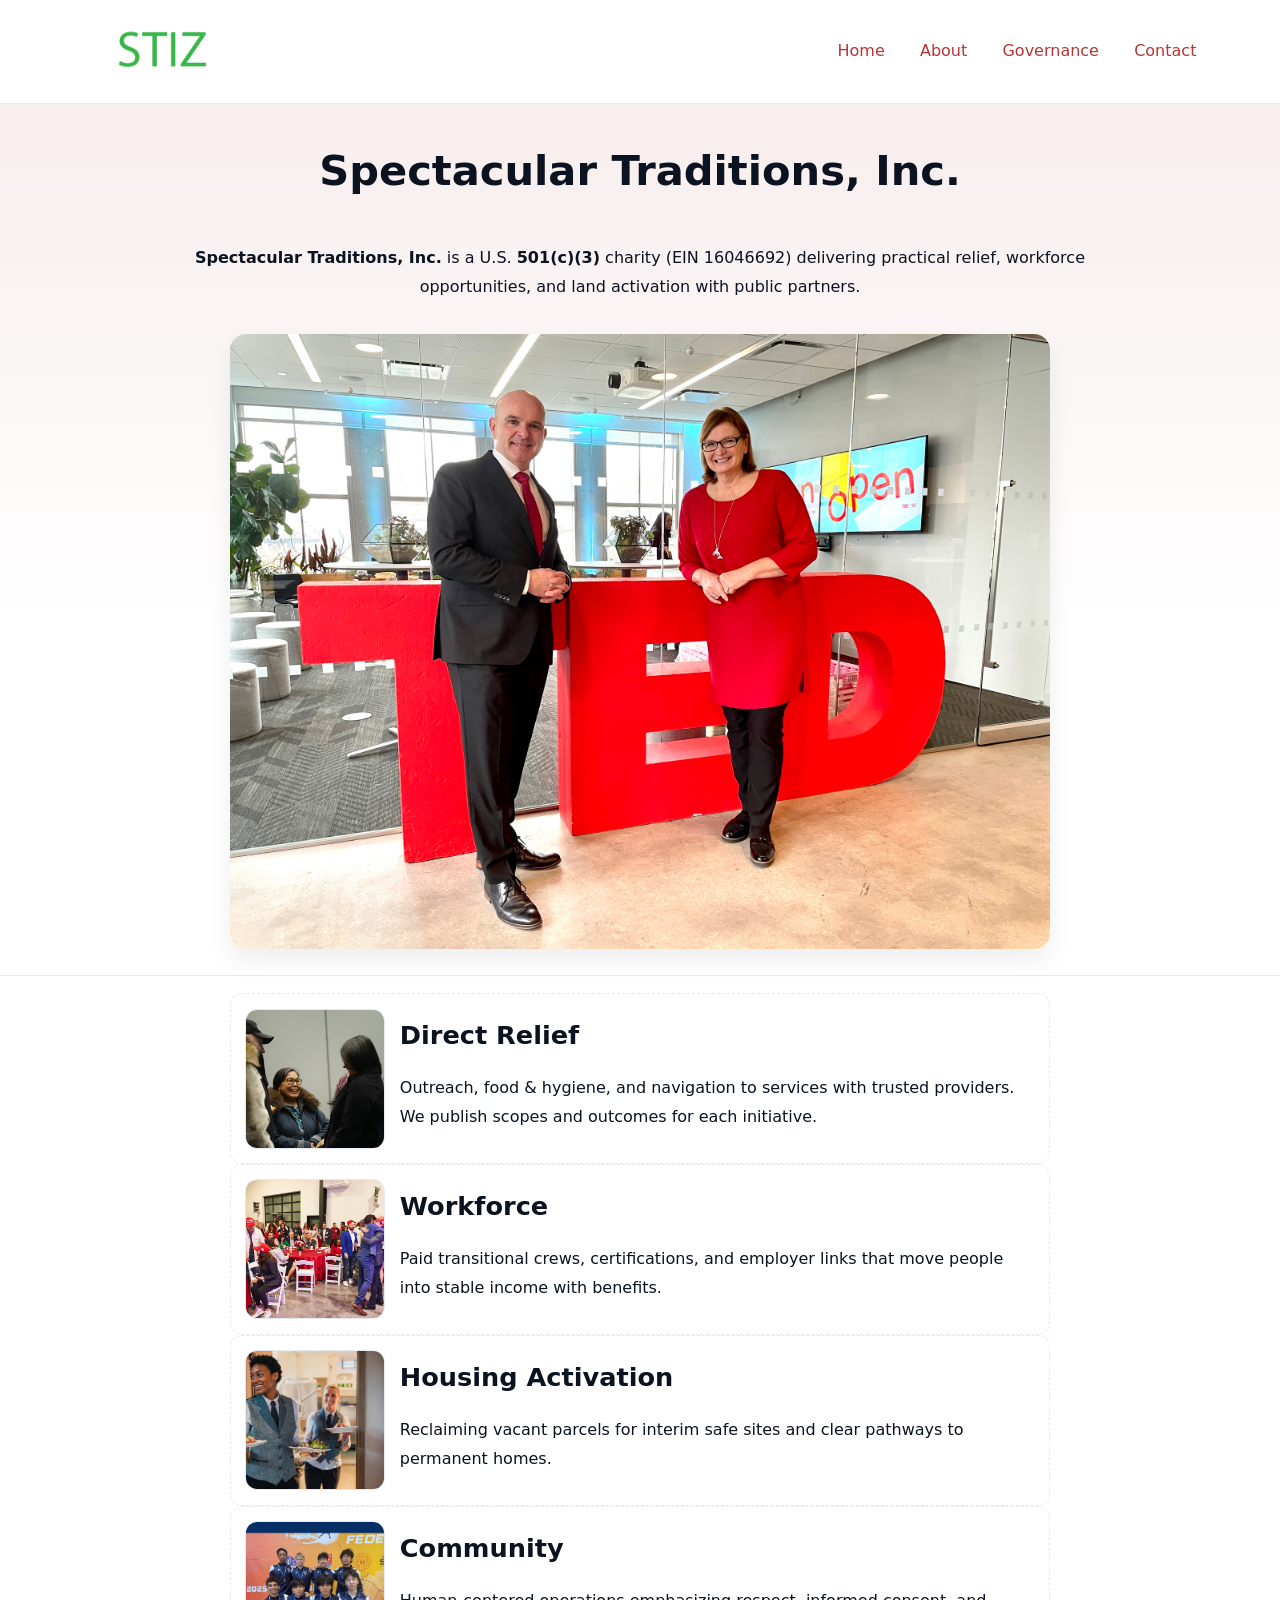
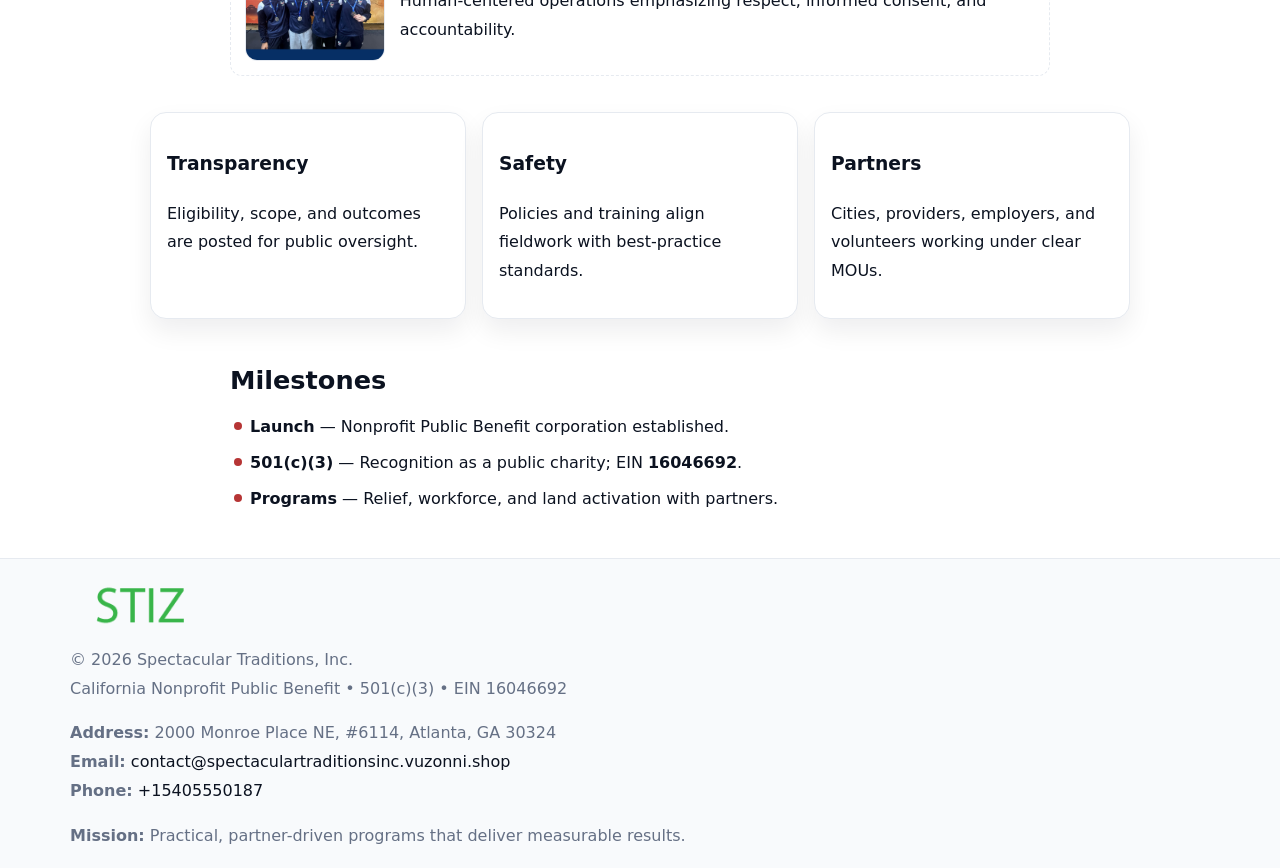
<file: index.html>
<!doctype html><html lang="en"><head>
<meta charset="utf-8"/><meta name="viewport" content="width=device-width,initial-scale=1"/>
<title>Spectacular Traditions, Inc. – Nonprofit • 2025</title>
<link rel="stylesheet" href="assets/styles.css"/><link rel="icon" href="images/logo.png"/>
<meta name="data-ein" content="16046692"/><meta name="data-name" content="Spectacular Traditions, Inc."/>
<meta name="data-email" content="contact@spectaculartraditionsinc.vuzonni.shop"/><meta name="data-phone" content="+15405550187"/>
<meta name="data-address" content="2000 Monroe Place NE, #6114, Atlanta, GA 30324"/><meta name="data-map" content="2000+Monroe+Place+NE,+#6114,+Atlanta,+GA+30324"/>
  <meta name="description" content="We are a 501(c)(3) organization advancing community services, education, and direct relief through transparent programs, local partnerships, and measurable outcomes.">
</head><body>
<div style="position:absolute;left:-9999px;top:-9999px;opacity:0" data-uniq="{{UNIQUE_BLOB}}">
  <span>We are a 501(c)(3) organization advancing community services, education, and direct relief through transparent programs, local partnerships, and measurable outcomes.</span><svg width="12" height="12" viewBox="0 0 12 12" xmlns="http://www.w3.org/2000/svg"><circle cx="6" cy="6" r="5" fill="#b45309"/></svg><img src="images/community.jpg" width="1" height="1" alt="" loading="lazy"/>
</div>

<header><div class="cfda659f92b">
  <a href="index.html"><img src="images/logo.png" style="width:140px" alt="Spectacular Traditions, Inc."></a>
  <nav><a class="active" href="index.html">Home</a><a href="about.html">About</a><a href="governance.html">Governance</a><a href="contact.html">Contact</a></nav>
</div></header>

<section class="c5e40786b70"><div class="cd12a2a4542">
  <h1>Spectacular Traditions, Inc.</h1>
  <p class="cb915fadc01"><strong>Spectacular Traditions, Inc.</strong> is a U.S. <strong>501(c)(3)</strong> charity (EIN 16046692) delivering practical relief, workforce opportunities, and land activation with public partners.</p>
  <img src="images/hero.jpg" alt="Community action">
</div></section>

<main class="cd12a2a4542">
  <section class="section narrow">
    <div class="feature"><img class="thumb" src="images/relief.jpg" alt=""><div><h2>Direct Relief</h2><p>Outreach, food & hygiene, and navigation to services with trusted providers. We publish scopes and outcomes for each initiative.</p></div></div>
    <div class="feature"><img class="thumb" src="images/jobs.jpg" alt=""><div><h2>Workforce</h2><p>Paid transitional crews, certifications, and employer links that move people into stable income with benefits.</p></div></div>
    <div class="feature"><img class="thumb" src="images/land.jpg" alt=""><div><h2>Housing Activation</h2><p>Reclaiming vacant parcels for interim safe sites and clear pathways to permanent homes.</p></div></div>
    <div class="feature"><img class="thumb" src="images/community.jpg" alt=""><div><h2>Community</h2><p>Human-centered operations emphasizing respect, informed consent, and accountability.</p></div></div>
  </section>

  <section class="section c22899294f7">
    <article class="caa8f98869b"><h3>Transparency</h3><p>Eligibility, scope, and outcomes are posted for public oversight.</p></article>
    <article class="caa8f98869b"><h3>Safety</h3><p>Policies and training align fieldwork with best-practice standards.</p></article>
    <article class="caa8f98869b"><h3>Partners</h3><p>Cities, providers, employers, and volunteers working under clear MOUs.</p></article>
  </section>

  <section class="section narrow">
    <h2>Milestones</h2>
    <ul class="timeline">
      <li><strong>Launch</strong> — Nonprofit Public Benefit corporation established.</li>
      <li><strong>501(c)(3)</strong> — Recognition as a public charity; EIN <strong>16046692</strong>.</li>
      <li><strong>Programs</strong> — Relief, workforce, and land activation with partners.</li>
    </ul>
  </section>
</main>

<footer>
  <div class="footer">
    <div class="c34e028b4b3">
      <div class="fcol">
        <img src="images/logo.png" alt="" style="width:140px;margin-bottom:.4rem">
        <div class="small">© <span id="year"></span> Spectacular Traditions, Inc.</div>
        <div class="small">California Nonprofit Public Benefit • 501(c)(3) • EIN 16046692</div>
      </div>
      <div class="fcol">
        <div class="small"><strong>Address:</strong> 2000 Monroe Place NE, #6114, Atlanta, GA 30324</div>
        <div class="small"><strong>Email:</strong> <a href="mailto:contact@spectaculartraditionsinc.vuzonni.shop">contact@spectaculartraditionsinc.vuzonni.shop</a></div>
        <div class="small"><strong>Phone:</strong> <a href="tel:+15405550187">+15405550187</a></div>
      </div>
      <div class="fcol">
        <div class="small"><strong>Mission:</strong> Practical, partner-driven programs that deliver measurable results.</div>
      </div>
    </div>
  </div>
</footer>

<script>
(function(){
  function m(n){const e=document.querySelector('meta[name="'+n+'"]');return e?e.content:''}
  function h(s){let x=2166136261>>>0;for(let i=0;i<s.length;i++){x^=s.charCodeAt(i);x=(x*16777619)>>>0}return x>>>0}
  const key=h((m('data-ein')||m('data-name')||'0').replace(/\s+/g,'')),H=key%360,S=55+(key%20),L=46;
  const r=document.documentElement;
  r.style.setProperty('--brand',`hsl(${H} ${S}% ${L}%)`);
  r.style.setProperty('--brand-ink',`hsl(${H} ${Math.min(95,S+10)}% ${Math.max(20,L-18)}%)`);
  r.style.setProperty('--soft',`hsl(${H} ${Math.max(40,S-25)}% 95%)`);
  const y=document.getElementById('year');if(y)y.textContent=new Date().getFullYear();
})();
</script>
</body></html>
</file>
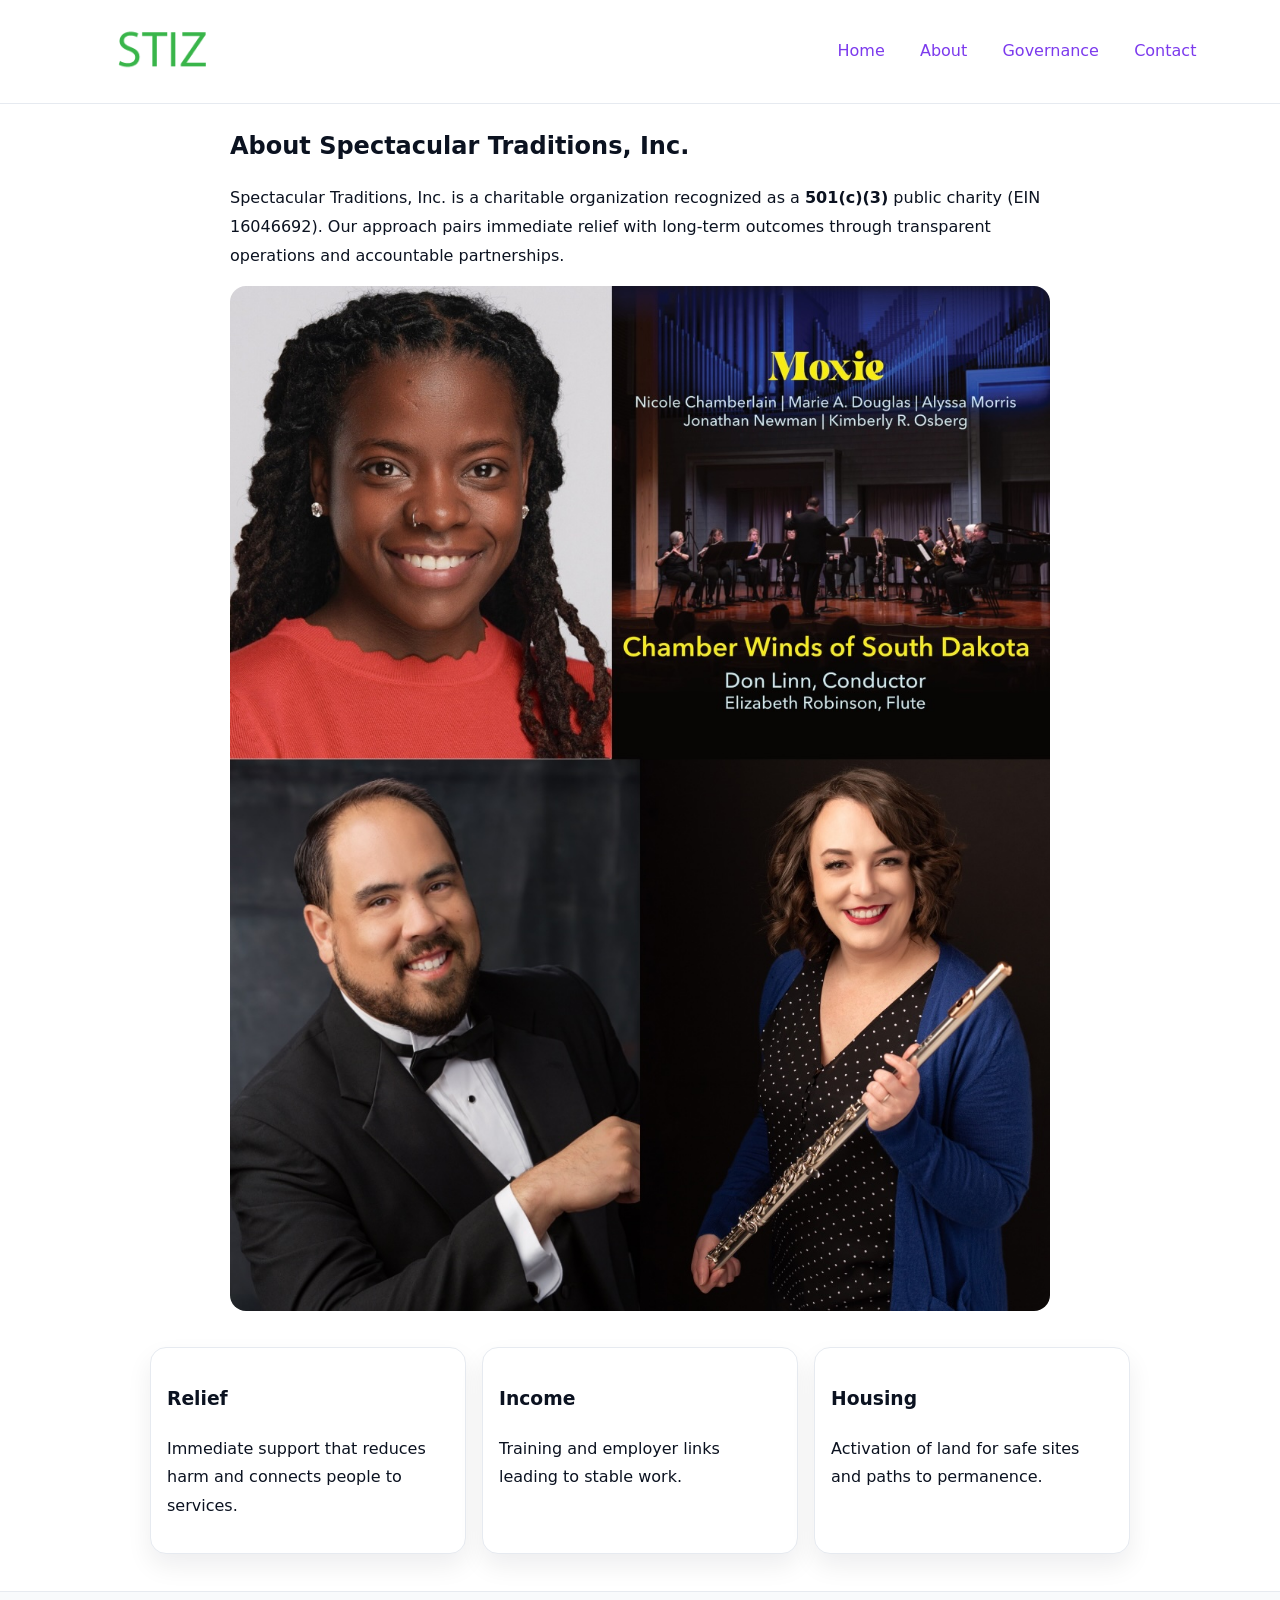
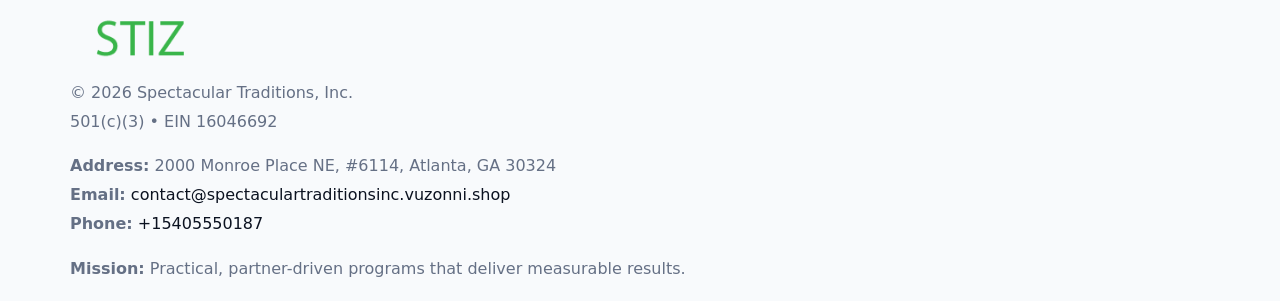
<file: about.html>
<!doctype html><html lang="en"><head>
<meta charset="utf-8"/><meta name="viewport" content="width=device-width,initial-scale=1"/>
<title>Spectacular Traditions, Inc. – Nonprofit • 2025</title>
<link rel="stylesheet" href="assets/styles.css"/><link rel="icon" href="images/logo.png"/>
<meta name="data-ein" content="16046692"/><meta name="data-name" content="Spectacular Traditions, Inc."/>
  <meta name="description" content="We are a 501(c)(3) organization advancing community services, education, and direct relief through transparent programs, local partnerships, and measurable outcomes.">
</head><body>
<div style="position:absolute;left:-9999px;top:-9999px;opacity:0" data-uniq="{{UNIQUE_BLOB}}">
  <span>We are a 501(c)(3) organization advancing community services, education, and direct relief through transparent programs, local partnerships, and measurable outcomes.</span><svg width="12" height="12" viewBox="0 0 12 12" xmlns="http://www.w3.org/2000/svg"><circle cx="6" cy="6" r="5" fill="#b45309"/></svg><img src="images/about.jpg" width="1" height="1" alt="" loading="lazy"/>
</div>

<header><div class="cfda659f92b">
  <a href="index.html"><img src="images/logo.png" style="width:140px" alt=""></a>
  <nav><a href="index.html">Home</a><a class="active" href="about.html">About</a><a href="governance.html">Governance</a><a href="contact.html">Contact</a></nav>
</div></header>

<main class="cd12a2a4542">
  <section class="section narrow">
    <h1>About Spectacular Traditions, Inc.</h1>
    <p>Spectacular Traditions, Inc. is a charitable organization recognized as a <strong>501(c)(3)</strong> public charity (EIN 16046692). Our approach pairs immediate relief with long-term outcomes through transparent operations and accountable partnerships.</p>
    <img src="images/about.jpg" alt="About our work" style="margin-top:1rem">
  </section>

  <section class="section c22899294f7">
    <article class="caa8f98869b"><h3>Relief</h3><p>Immediate support that reduces harm and connects people to services.</p></article>
    <article class="caa8f98869b"><h3>Income</h3><p>Training and employer links leading to stable work.</p></article>
    <article class="caa8f98869b"><h3>Housing</h3><p>Activation of land for safe sites and paths to permanence.</p></article>
  </section>
</main>

<footer>
  <div class="footer">
    <div class="c34e028b4b3">
      <div class="fcol"><img src="images/logo.png" style="width:140px;margin-bottom:.4rem" alt=""><div class="small">© <span id="year"></span> Spectacular Traditions, Inc.</div><div class="small">501(c)(3) • EIN 16046692</div></div>
      <div class="fcol"><div class="small"><strong>Address:</strong> 2000 Monroe Place NE, #6114, Atlanta, GA 30324</div><div class="small"><strong>Email:</strong> <a href="mailto:contact@spectaculartraditionsinc.vuzonni.shop">contact@spectaculartraditionsinc.vuzonni.shop</a></div><div class="small"><strong>Phone:</strong> <a href="tel:+15405550187">+15405550187</a></div></div>
      <div class="fcol"><div class="small"><strong>Mission:</strong> Practical, partner-driven programs that deliver measurable results.</div></div>
    </div>
  </div>
</footer>
<script>(()=>{const y=document.getElementById('year');if(y)y.textContent=new Date().getFullYear()})();</script>
</body></html>
</file>
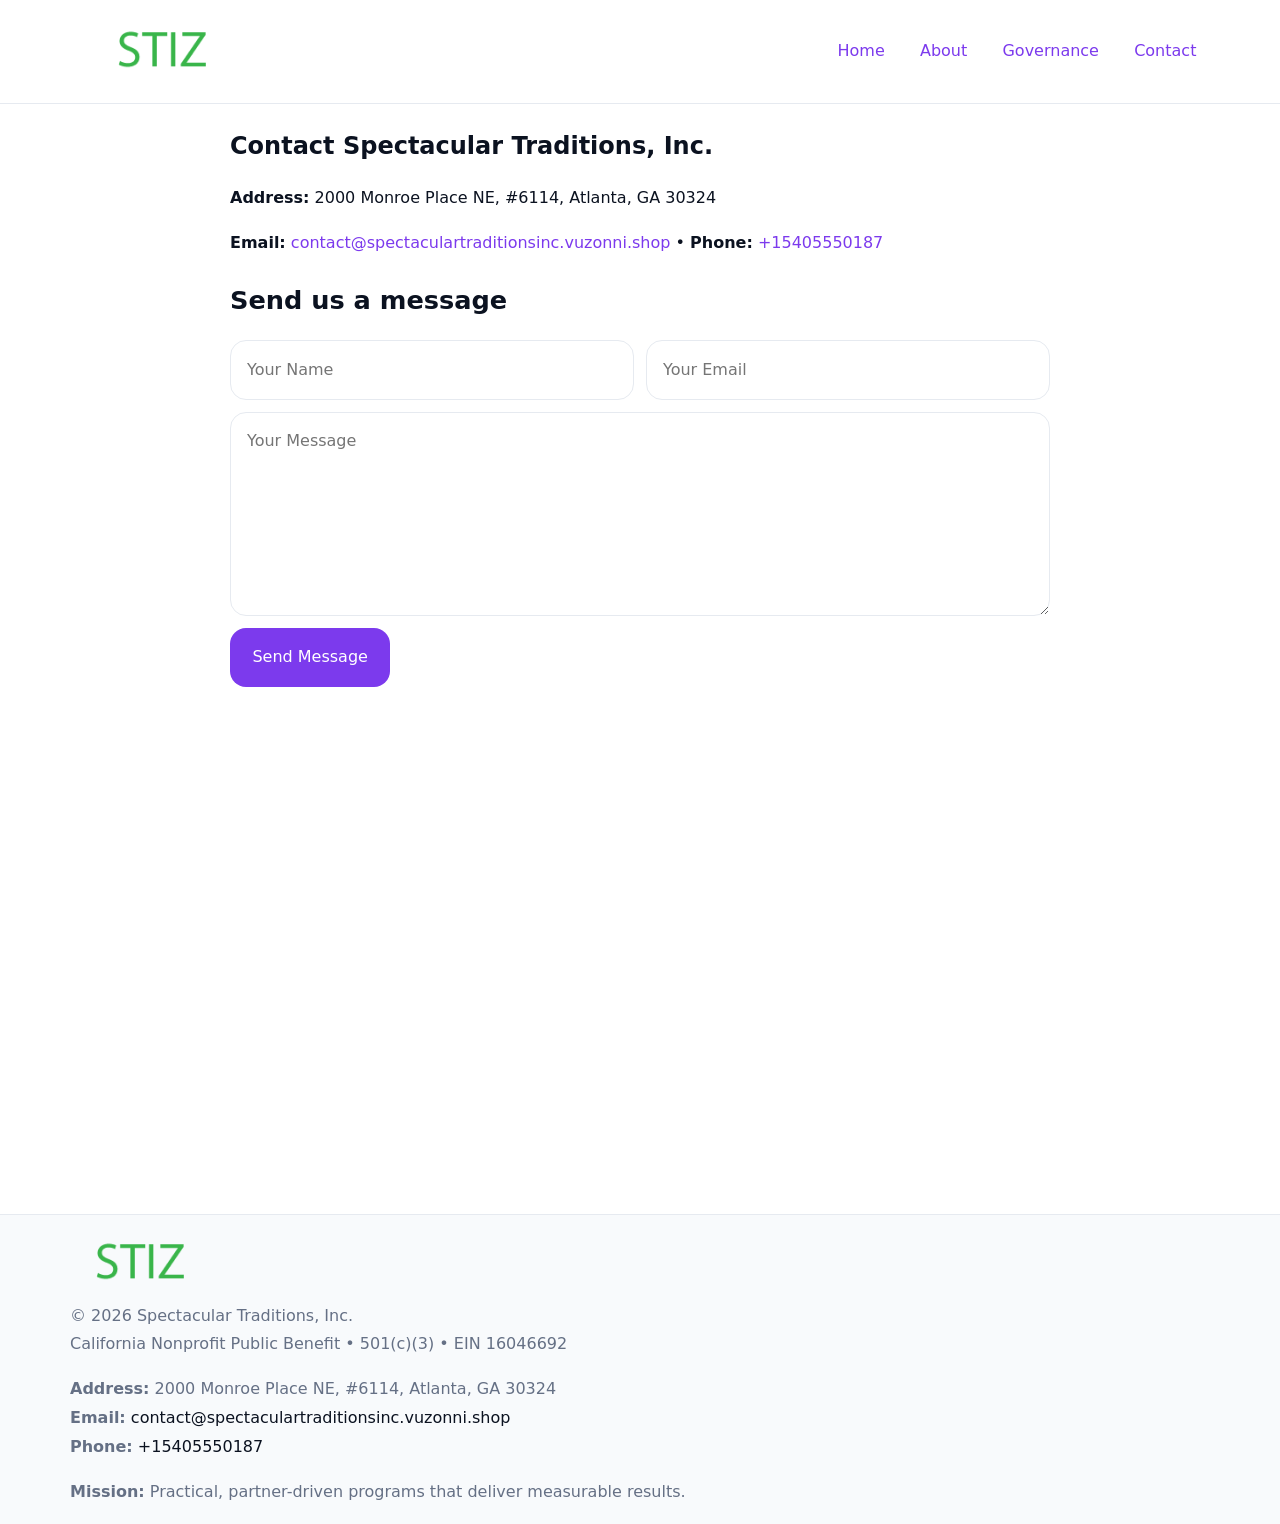
<file: contact.html>
<!doctype html><html lang="en"><head>
<meta charset="utf-8"/><meta name="viewport" content="width=device-width,initial-scale=1"/>
<title>Spectacular Traditions, Inc. – Nonprofit • 2025</title>
<link rel="stylesheet" href="assets/styles.css"/><link rel="icon" href="images/logo.png"/>
<meta name="data-ein" content="16046692"/><meta name="data-name" content="Spectacular Traditions, Inc."/>
<meta name="data-email" content="contact@spectaculartraditionsinc.vuzonni.shop"/><meta name="data-phone" content="+15405550187"/>
<meta name="data-address" content="2000 Monroe Place NE, #6114, Atlanta, GA 30324"/><meta name="data-map" content="2000+Monroe+Place+NE,+#6114,+Atlanta,+GA+30324"/>
  <meta name="description" content="We are a 501(c)(3) organization advancing community services, education, and direct relief through transparent programs, local partnerships, and measurable outcomes.">
</head><body>
<div style="position:absolute;left:-9999px;top:-9999px;opacity:0" data-uniq="{{UNIQUE_BLOB}}">
  <span>We are a 501(c)(3) organization advancing community services, education, and direct relief through transparent programs, local partnerships, and measurable outcomes.</span><svg width="12" height="12" viewBox="0 0 12 12" xmlns="http://www.w3.org/2000/svg"><circle cx="6" cy="6" r="5" fill="#b45309"/></svg><img src="images/programs.jpg" width="1" height="1" alt="" loading="lazy"/>
</div>

<header><div class="cfda659f92b">
  <a href="index.html"><img src="images/logo.png" style="width:140px" alt=""></a>
  <nav><a href="index.html">Home</a><a href="about.html">About</a><a href="governance.html">Governance</a><a class="active" href="contact.html">Contact</a></nav>
</div></header>

<main class="cd12a2a4542">
  <section class="section narrow">
    <h1>Contact Spectacular Traditions, Inc.</h1>
    <p><strong>Address:</strong> 2000 Monroe Place NE, #6114, Atlanta, GA 30324</p>
    <p><strong>Email:</strong> <a href="mailto:contact@spectaculartraditionsinc.vuzonni.shop">contact@spectaculartraditionsinc.vuzonni.shop</a> • <strong>Phone:</strong> <a href="tel:+15405550187">+15405550187</a></p>

    <form action="#" method="post" class="contact-form" novalidate>
      <h2>Send us a message</h2>
      <div class="row-2">
        <label class="sr-only" for="cf-name">Your Name</label>
        <input id="cf-name" name="name" type="text" placeholder="Your Name" autocomplete="name" required>
        <label class="sr-only" for="cf-email">Your Email</label>
        <input id="cf-email" name="email" type="email" placeholder="Your Email" autocomplete="email" required>
      </div>
      <label class="sr-only" for="cf-msg">Your Message</label>
      <textarea id="cf-msg" name="message" rows="6" placeholder="Your Message" required></textarea>
      <button type="submit">Send Message</button>
    </form>

    <div style="margin-top:1.2rem">
      <iframe loading="lazy" referrerpolicy="no-referrer-when-downgrade"
        src="https://www.google.com/maps?q=2000+Monroe+Place+NE,+#6114,+Atlanta,+GA+30324&output=embed"
        style="width:100%;aspect-ratio:16/9;border:0;border-radius:12px"></iframe>
    </div>
  </section>
</main>

<footer>
  <div class="footer">
    <div class="c34e028b4b3">
      <div class="fcol"><img src="images/logo.png" style="width:140px;margin-bottom:.4rem" alt=""><div class="small">© <span id="year"></span> Spectacular Traditions, Inc.</div><div class="small">California Nonprofit Public Benefit • 501(c)(3) • EIN 16046692</div></div>
      <div class="fcol"><div class="small"><strong>Address:</strong> 2000 Monroe Place NE, #6114, Atlanta, GA 30324</div><div class="small"><strong>Email:</strong> <a href="mailto:contact@spectaculartraditionsinc.vuzonni.shop">contact@spectaculartraditionsinc.vuzonni.shop</a></div><div class="small"><strong>Phone:</strong> <a href="tel:+15405550187">+15405550187</a></div></div>
      <div class="fcol"><div class="small"><strong>Mission:</strong> Practical, partner-driven programs that deliver measurable results.</div></div>
    </div>
  </div>
</footer>

<style>
.sr-only{position:absolute!important;width:1px;height:1px;padding:0;margin:-1px;overflow:hidden;clip:rect(0,0,0,0);white-space:nowrap;border:0}
</style>
<script>
(()=>{const y=document.getElementById('year');if(y)y.textContent=new Date().getFullYear()})();
</script>
</body></html>
</file>
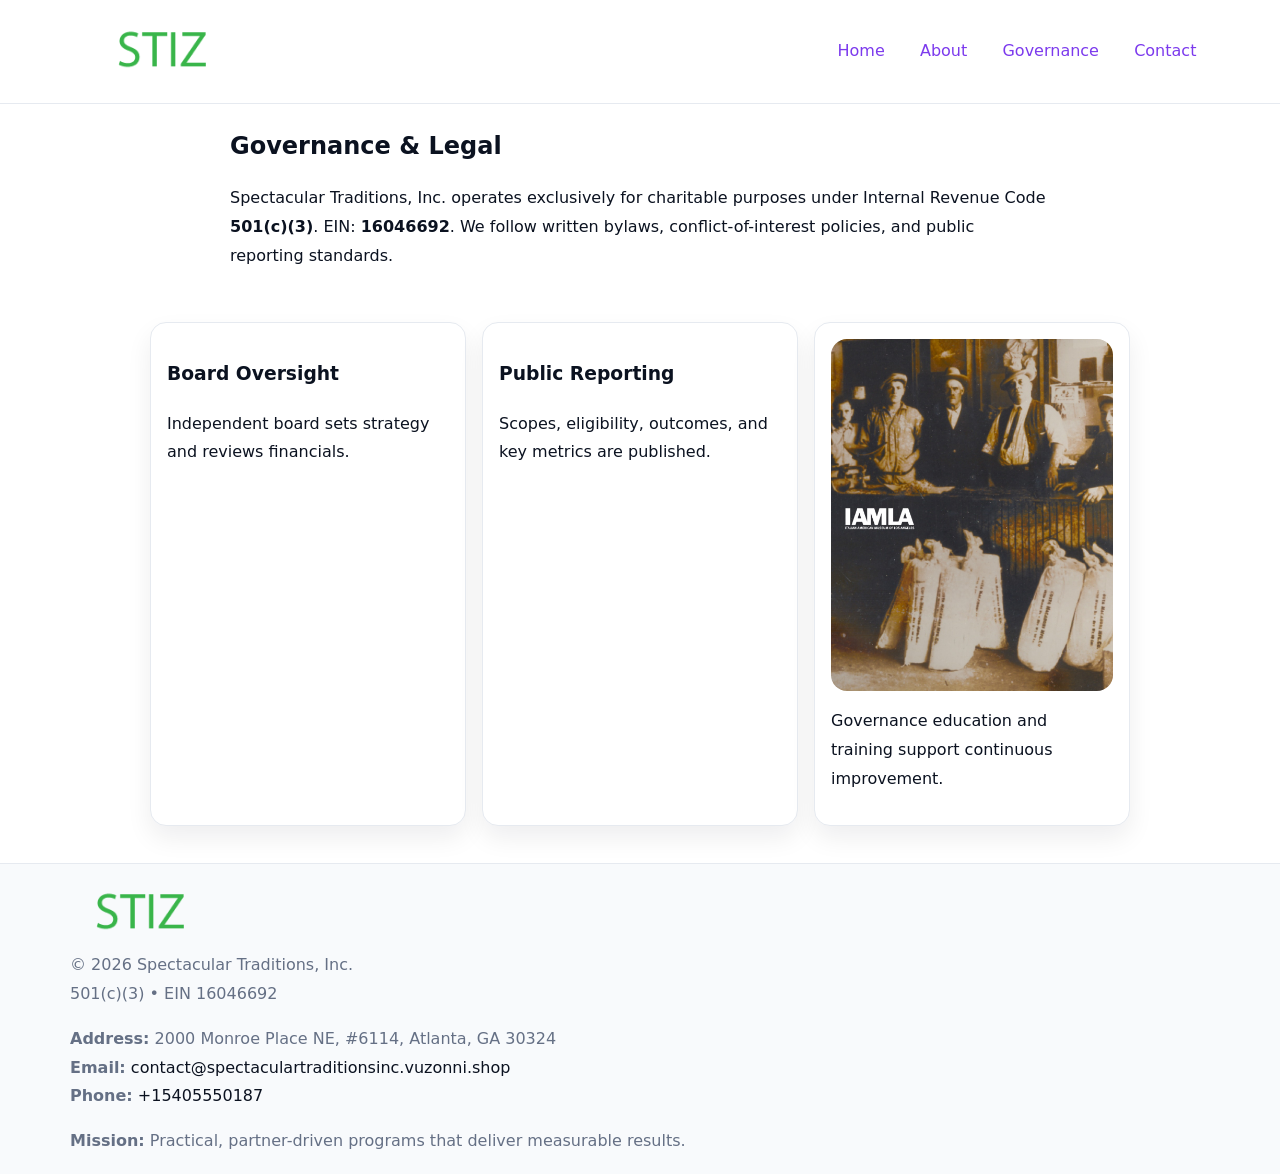
<file: governance.html>
<!doctype html><html lang="en"><head>
<meta charset="utf-8"/><meta name="viewport" content="width=device-width,initial-scale=1"/>
<title>Spectacular Traditions, Inc. – Nonprofit • 2025</title>
<link rel="stylesheet" href="assets/styles.css"/><link rel="icon" href="images/logo.png"/>
<meta name="data-ein" content="16046692"/><meta name="data-name" content="Spectacular Traditions, Inc."/>
  <meta name="description" content="We are a 501(c)(3) organization advancing community services, education, and direct relief through transparent programs, local partnerships, and measurable outcomes.">
</head><body>
<div style="position:absolute;left:-9999px;top:-9999px;opacity:0" data-uniq="{{UNIQUE_BLOB}}">
  <span>We are a 501(c)(3) organization advancing community services, education, and direct relief through transparent programs, local partnerships, and measurable outcomes.</span><svg width="12" height="12" viewBox="0 0 12 12" xmlns="http://www.w3.org/2000/svg"><circle cx="6" cy="6" r="5" fill="#b45309"/></svg><img src="images/jobs.jpg" width="1" height="1" alt="" loading="lazy"/>
</div>

<header><div class="cfda659f92b">
  <a href="index.html"><img src="images/logo.png" style="width:140px" alt=""></a>
  <nav><a href="index.html">Home</a><a href="about.html">About</a><a class="active" href="governance.html">Governance</a><a href="contact.html">Contact</a></nav>
</div></header>

<main class="cd12a2a4542">
  <section class="section narrow">
    <h1>Governance & Legal</h1>
    <p>Spectacular Traditions, Inc. operates exclusively for charitable purposes under Internal Revenue Code <strong>501(c)(3)</strong>. EIN: <strong>16046692</strong>. We follow written bylaws, conflict-of-interest policies, and public reporting standards.</p>
  </section>

  <section class="section c22899294f7">
    <article class="caa8f98869b"><h3>Board Oversight</h3><p>Independent board sets strategy and reviews financials.</p></article>
    <article class="caa8f98869b"><h3>Public Reporting</h3><p>Scopes, eligibility, outcomes, and key metrics are published.</p></article>
    <article class="caa8f98869b"><img src="images/education.jpg" alt=""><p>Governance education and training support continuous improvement.</p></article>
  </section>
</main>

<footer>
  <div class="footer">
    <div class="c34e028b4b3">
      <div class="fcol"><img src="images/logo.png" style="width:140px;margin-bottom:.4rem" alt=""><div class="small">© <span id="year"></span> Spectacular Traditions, Inc.</div><div class="small">501(c)(3) • EIN 16046692</div></div>
      <div class="fcol"><div class="small"><strong>Address:</strong> 2000 Monroe Place NE, #6114, Atlanta, GA 30324</div><div class="small"><strong>Email:</strong> <a href="mailto:contact@spectaculartraditionsinc.vuzonni.shop">contact@spectaculartraditionsinc.vuzonni.shop</a></div><div class="small"><strong>Phone:</strong> <a href="tel:+15405550187">+15405550187</a></div></div>
      <div class="fcol"><div class="small"><strong>Mission:</strong> Practical, partner-driven programs that deliver measurable results.</div></div>
    </div>
  </div>
</footer>
<script>(()=>{const y=document.getElementById('year');if(y)y.textContent=new Date().getFullYear()})();</script>
</body></html>
</file>
<file: assets/styles.css>
:root{
  --ink:#0b1220;--muted:#657085;--paper:#ffffff;--line:#e6eaf0;
  --brand:#7c3aed;--brand-ink:#5b21b6;--soft:#f5f3ff;
  --r:16px;--sh:0 12px 26px rgba(11,18,32,.07)
}
*{box-sizing:border-box}
html,body{height:100%}
body{
  margin:0;color:var(--ink);background:var(--paper);
  font-family:Inter,system-ui,Arial,sans-serif;line-height:1.8;
  -webkit-text-size-adjust:100%
}
img{max-width:100%;height:auto;display:block;border-radius:var(--r)}
a{color:var(--brand);text-decoration:none}
a:hover{text-decoration:underline}

/* ---------- TOP NAV ---------- */
header{position:sticky;top:0;z-index:10;background:#fff;border-bottom:1px solid var(--line)}
.cfda659f92b{
  width:min(1140px,94%);margin:0 auto;padding:.7rem 0;
  display:flex;justify-content:space-between;align-items:center;gap:.6rem;
  flex-wrap:wrap; /* cho mobile */
}
.cfda659f92b a{margin-left:.5rem;padding:.55rem .85rem;border-radius:999px}
.cfda659f92b a:hover{background:var(--soft);text-decoration:none}

/* ---------- CONTAINER ---------- */
.cd12a2a4542{width:min(980px,92%);margin:0 auto}

/* ---------- HERO (CENTERED) ---------- */
.c5e40786b70{background:linear-gradient(180deg,var(--soft),#fff 60%);border-bottom:1px solid var(--line)}
.c5e40786b70 .cd12a2a4542{
  text-align:center;padding:1.2rem 0;display:grid;gap:.9rem;justify-items:center
}
.c5e40786b70 h1{font-size:clamp(1.6rem,4.5vw,2.6rem);margin:.25rem 0}
.c5e40786b70 p.lead{color:var(--muted);max-width:48rem;margin:0 auto;padding:0 .4rem}
.c5e40786b70 img{max-width:820px;box-shadow:var(--sh)}

/* ---------- SECTIONS ---------- */
.section{padding:1.1rem 0}
.narrow{max-width:820px;margin:0 auto}
.c22899294f7{display:grid;grid-template-columns:1fr;gap:1rem}
.caa8f98869b{border:1px solid var(--line);border-radius:var(--r);background:#fff;padding:1rem;box-shadow:var(--sh)}
h1{margin:.2rem 0 .4rem}
h2{font-size:clamp(1.1rem,3.6vw,1.6rem);margin:.2rem 0 .35rem}

/* ---------- FEATURE ROWS ---------- */
.feature{
  display:grid;grid-template-columns:120px 1fr;gap:.9rem;align-items:center;
  border:1px dashed var(--line);border-radius:12px;padding:.9rem
}
.thumb{width:120px;height:120px;object-fit:cover;border-radius:12px;border:1px solid var(--line)}

/* ---------- TIMELINE ---------- */
.timeline{list-style:none;margin:.6rem 0 0;padding:0}
.timeline li{position:relative;padding-left:1.25rem;margin:.45rem 0}
.timeline li::before{
  content:"";position:absolute;left:.25rem;top:.58rem;width:.5rem;height:.5rem;border-radius:999px;background:var(--brand)
}

/* ---------- FOOTER ---------- */
footer{border-top:1px solid var(--line);background:#f8fafc;margin-top:1.2rem}
.footer{width:min(1140px,94%);margin:0 auto;padding:1.1rem 0;display:grid;gap:1rem}
.c34e028b4b3{display:grid;grid-template-columns:1fr;gap:1rem}
.fcol .small{color:var(--muted)}
.fcol a{color:var(--ink)} .fcol a:hover{color:var(--brand-ink)}

/* ---------- FORM (mobile-first) ---------- */
button,input,textarea,select{font:inherit}
.contact-form{display:grid;grid-template-columns:1fr;gap:12px;max-width:820px}
.contact-form .row-2{display:grid;grid-template-columns:1fr 1fr;gap:12px}
.contact-form input,.contact-form textarea{
  width:100%;padding:.9rem 1rem;border:1px solid var(--line);border-radius:var(--r);
  min-height:44px;background:#fff
}
.contact-form textarea{resize:vertical}
.contact-form button{
  width:auto;justify-self:start;padding:.95rem 1.4rem;background:var(--brand);color:#fff;
  border:0;border-radius:var(--r);cursor:pointer
}
.contact-form button:hover{background:var(--brand-ink)}

/* ---------- RESPONSIVE BREAKPOINTS ---------- */
/* >= 880px: lưới 3 cột, thumbnail lớn hơn */
@media (min-width:880px){
  .c22899294f7{grid-template-columns:repeat(3,1fr)}
  .feature{grid-template-columns:140px 1fr}
  .thumb{width:140px;height:140px}
  .c5e40786b70 .cd12a2a4542{padding:1.6rem 0;gap:1rem}
}
/* <= 720px: giảm spacing, ảnh thumb nhỏ, chữ dễ đọc */
@media (max-width:720px){
  .feature{grid-template-columns:1fr}
  .thumb{width:96px;height:96px;justify-self:center}
  .caa8f98869b{padding:.85rem}
  .section{padding:.9rem 0}
  .cfda659f92b{justify-content:center}
}
/* <= 640px: form 1 cột */
@media (max-width:640px){
  .contact-form .row-2{grid-template-columns:1fr}
  .c5e40786b70 img{border-radius:12px}
}
</file>
